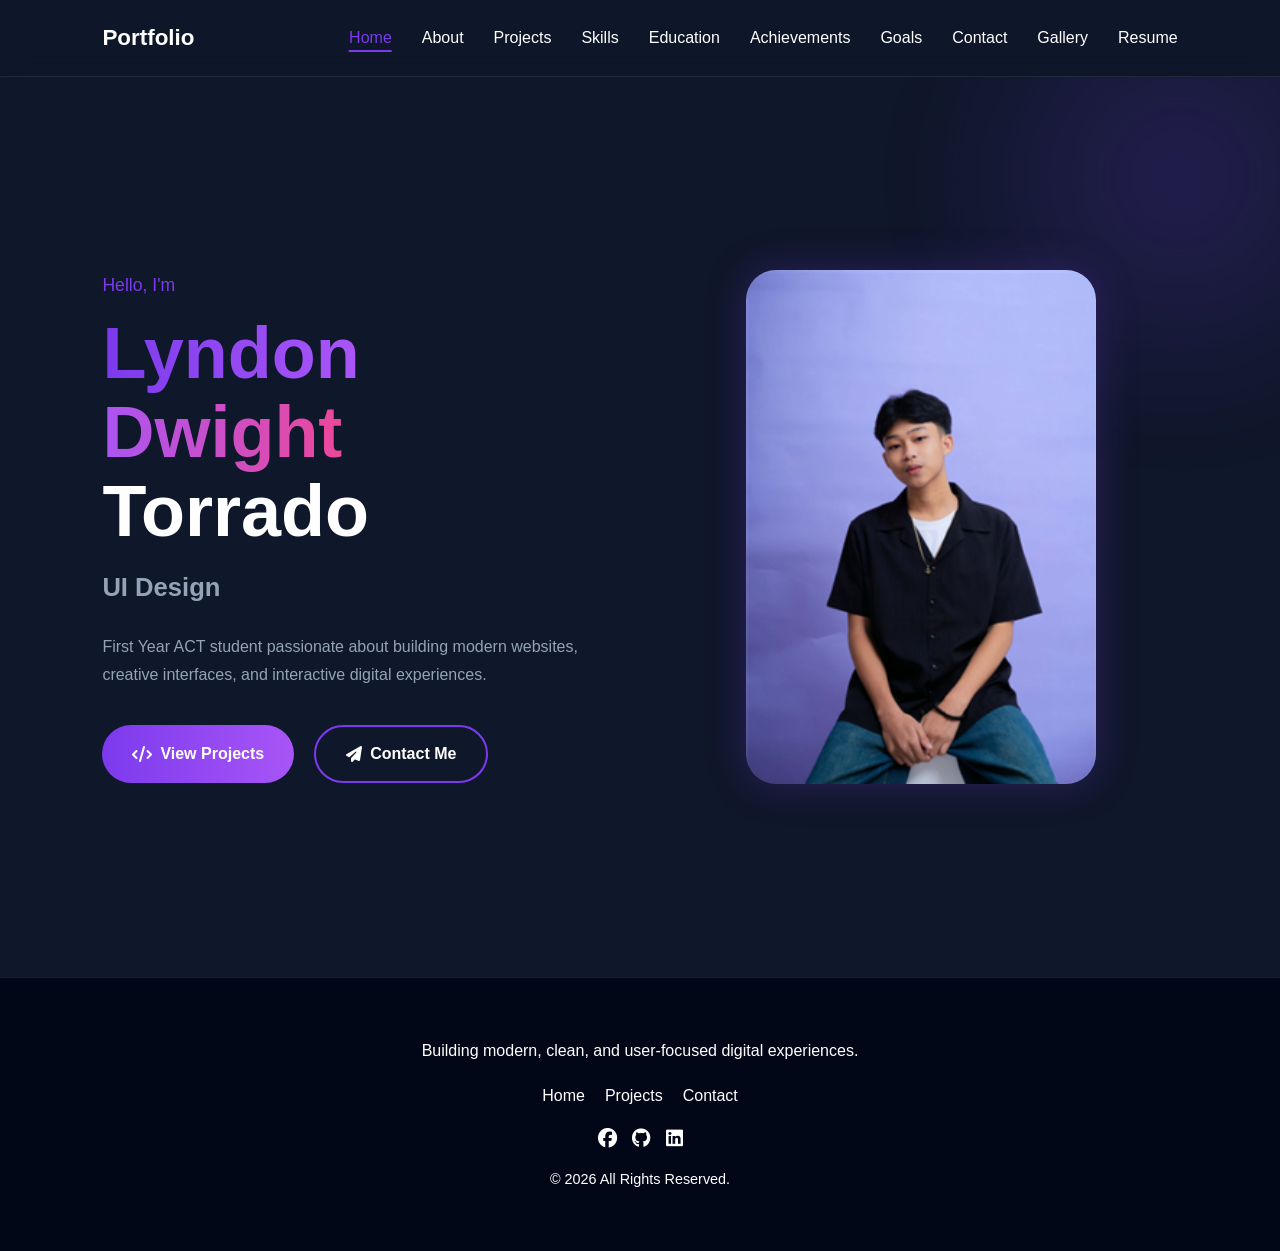
<file: index.html>
<!DOCTYPE html>
<html lang="en">
<head>
  <meta charset="UTF-8">
  <meta name="viewport" content="width=device-width, initial-scale=1.0">
  <title>Home | Portfolio</title>

  <link rel="stylesheet" href="css/index.css">
  <link rel="stylesheet" href="css/footer.css">
  <link rel="stylesheet" href="css/navbar.css">
  <link rel="stylesheet" href="css/main.css">

  <link rel="stylesheet" href="https://cdnjs.cloudflare.com/ajax/libs/font-awesome/6.5.0/css/all.min.css">
</head>

<body>

<!-- NAVBAR -->
<nav class="navbar">
    <div class="nav-logo">
        <a href="index.html">Portfolio</a>
    </div>

    <ul class="nav-menu">
        <li><a href="index.html" class="nav-link active">Home</a></li>
        <li><a href="about.html">About</a></li>
        <li><a href="projects.html">Projects</a></li>
        <li><a href="skills.html">Skills</a></li>
        <li><a href="education.html">Education</a></li>
        <li><a href="achievements.html">Achievements</a></li>
        <li><a href="goals.html">Goals</a></li>
        <li><a href="contact.html">Contact</a></li>
        <li><a href="gallery.html">Gallery</a></li>
        <li><a href="resume.html">Resume</a></li>
    </ul>

    <div class="menu-toggle">
        <i class="fa-solid fa-bars"></i>
    </div>
</nav>

<!-- HERO -->
<section class="hero">

    <!-- BACKGROUND GLOW -->
    <div class="hero-bg"></div>

    <!-- LEFT -->
    <div class="hero-content">

        <p class="hero-greeting">Hello, I'm</p>

        <h1>
            <span>Lyndon Dwight</span><br>
            Torrado
        </h1>

        <h2 id="typing-text" data-words="Frontend Developer|UI Designer|Student Developer"></h2>

        <p class="hero-description">
            First Year ACT student passionate about building modern websites,
            creative interfaces, and interactive digital experiences.
        </p>

        <div class="hero-buttons">

            <a href="projects.html" class="btn primary-btn">
                <i class="fa-solid fa-code"></i>
                View Projects
            </a>

            <a href="contact.html" class="btn secondary-btn">
                <i class="fa-solid fa-paper-plane"></i>
                Contact Me
            </a>

        </div>

    </div>

    <!-- RIGHT -->
    <div class="hero-image">
        <img src="images/profile.png" alt="Lyndon">
    </div>

</section>

<!-- FOOTER -->
<footer class="footer">

    <div class="footer-content">

        <p>Building modern, clean, and user-focused digital experiences.</p>

        <div class="footer-links">
            <a href="index.html">Home</a>
            <a href="projects.html">Projects</a>
            <a href="contact.html">Contact</a>
        </div>

        <div class="footer-social">
            <i class="fa-brands fa-facebook"></i>
            <i class="fa-brands fa-github"></i>
            <i class="fa-brands fa-linkedin"></i>
        </div>

        <p class="copyright">© 2026 All Rights Reserved.</p>

    </div>

</footer>

<script src="js/typing.js"></script>
<script src="js/navbar.js"></script>

</body>
</html>
</file>
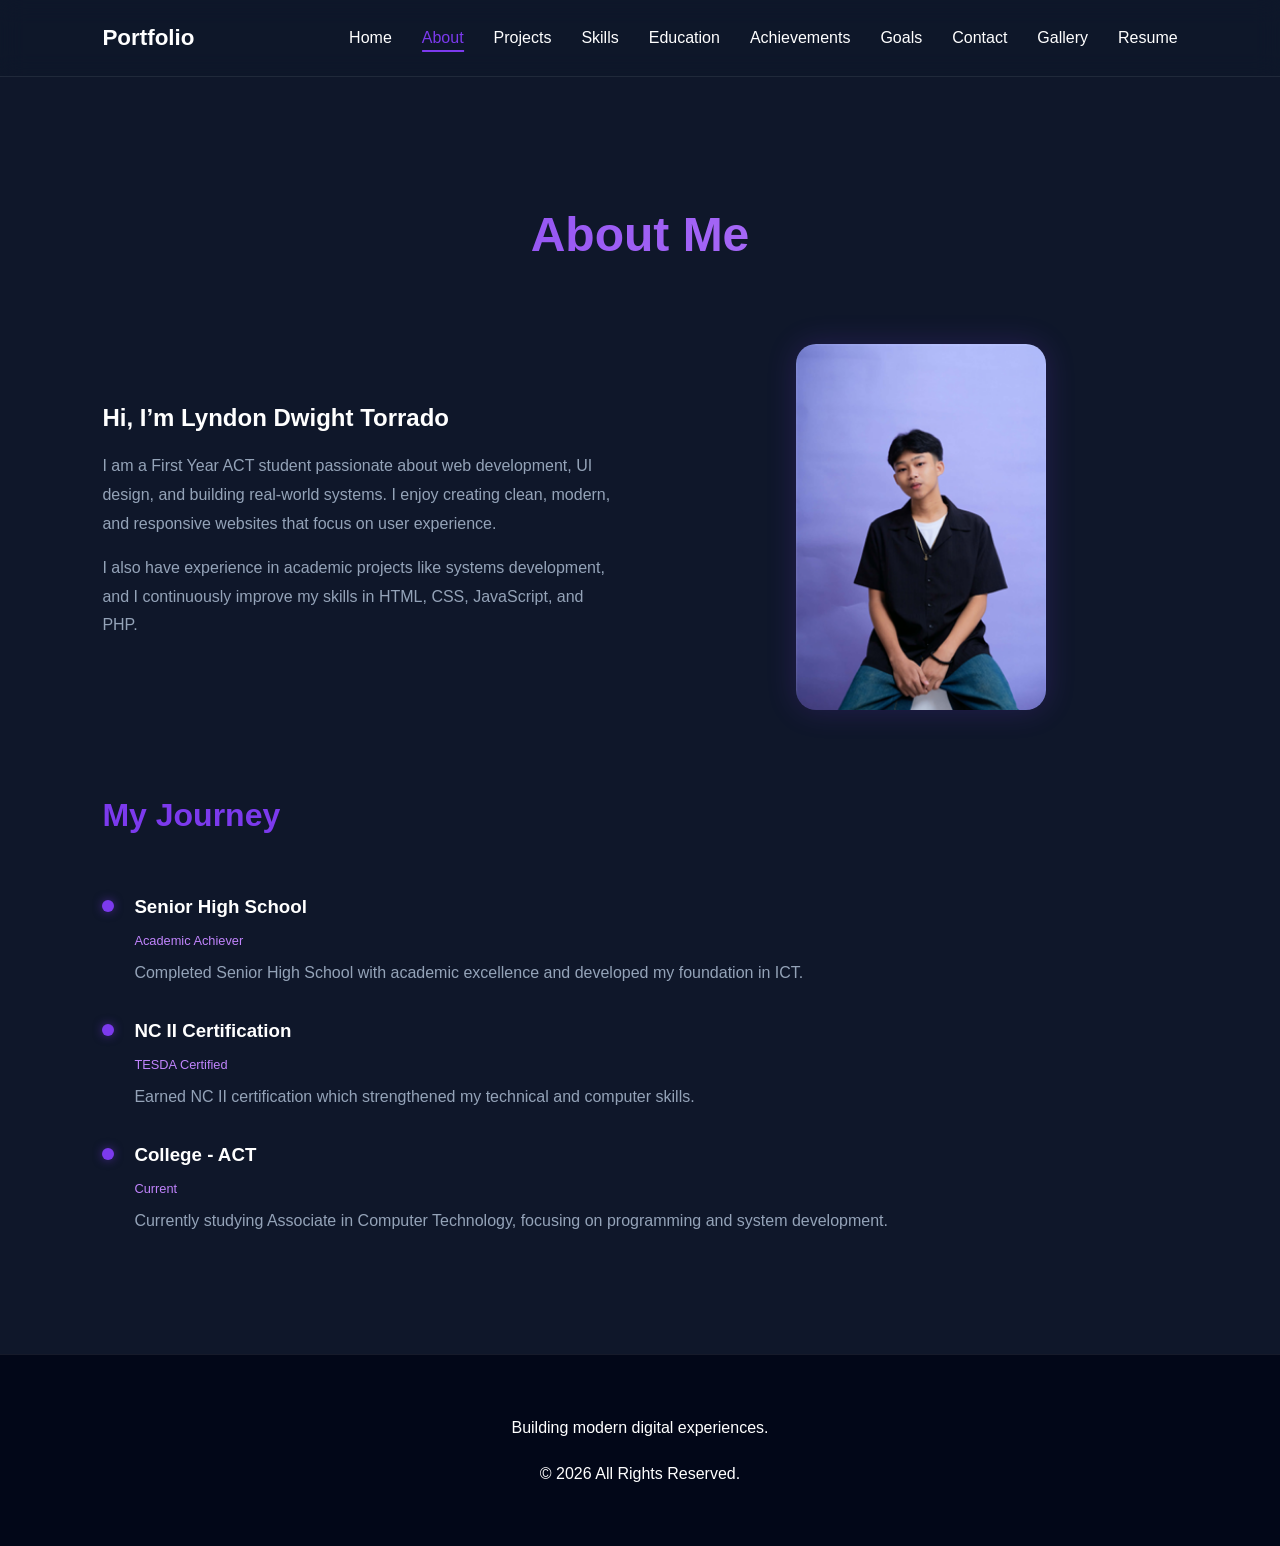
<file: about.html>
<!DOCTYPE html>
<html lang="en">
<head>
    <meta charset="UTF-8">
    <meta name="viewport" content="width=device-width, initial-scale=1.0">
    <title>About | Portfolio</title>

    <link rel="stylesheet" href="css/about.css">
    <link rel="stylesheet" href="css/navbar.css">
    <link rel="stylesheet" href="css/footer.css">
    <link rel="stylesheet" href="css/main.css">

    <link rel="stylesheet" href="https://cdnjs.cloudflare.com/ajax/libs/font-awesome/6.5.0/css/all.min.css">
</head>

<body>

<!-- NAVBAR -->
<nav class="navbar">
    <div class="nav-logo">
        <a href="index.html">Portfolio</a>
    </div>

    <ul class="nav-menu">
        <li><a href="index.html">Home</a></li>
        <li><a href="about.html" class="nav-link active">About</a></li>
        <li><a href="projects.html">Projects</a></li>
        <li><a href="skills.html">Skills</a></li>
        <li><a href="education.html">Education</a></li>
        <li><a href="achievements.html">Achievements</a></li>
        <li><a href="goals.html">Goals</a></li>
        <li><a href="contact.html">Contact</a></li>
        <li><a href="gallery.html">Gallery</a></li>
        <li><a href="resume.html">Resume</a></li>
    </ul>

    <div class="menu-toggle">
        <i class="fa-solid fa-bars"></i>
    </div>
</nav>

<!-- ABOUT -->
<section class="about">

    <h1 class="section-title">About Me</h1>

    <!-- INTRO -->
    <div class="about-intro">

        <div class="about-text">

            <h2>Hi, I’m Lyndon Dwight Torrado</h2>

            <p>
                I am a First Year ACT student passionate about web development,
                UI design, and building real-world systems. I enjoy creating
                clean, modern, and responsive websites that focus on user experience.
            </p>

            <p>
                I also have experience in academic projects like systems development,
                and I continuously improve my skills in HTML, CSS, JavaScript, and PHP.
            </p>

        </div>

        <div class="about-image">
            <img src="images/profile.png" alt="Profile">
        </div>

    </div>

    <!-- JOURNEY -->
    <div class="timeline">

        <h2 class="sub-title">My Journey</h2>

        <div class="timeline-item">

            <div class="dot"></div>

            <div class="content">

                <h3>Senior High School</h3>
                <span>Academic Achiever</span>

                <p>
                    Completed Senior High School with academic excellence
                    and developed my foundation in ICT.
                </p>

            </div>

        </div>

        <div class="timeline-item">

            <div class="dot"></div>

            <div class="content">

                <h3>NC II Certification</h3>
                <span>TESDA Certified</span>

                <p>
                    Earned NC II certification which strengthened my technical and computer skills.
                </p>

            </div>

        </div>

        <div class="timeline-item">

            <div class="dot"></div>

            <div class="content">

                <h3>College - ACT</h3>
                <span>Current</span>

                <p>
                    Currently studying Associate in Computer Technology,
                    focusing on programming and system development.
                </p>

            </div>

        </div>

    </div>

</section>

<!-- FOOTER -->
<footer class="footer">
    <div class="footer-content">
        <p>Building modern digital experiences.</p>
        <p>© 2026 All Rights Reserved.</p>
    </div>
</footer>

<script src="js/navbar.js"></script>

</body>
</html>
</file>
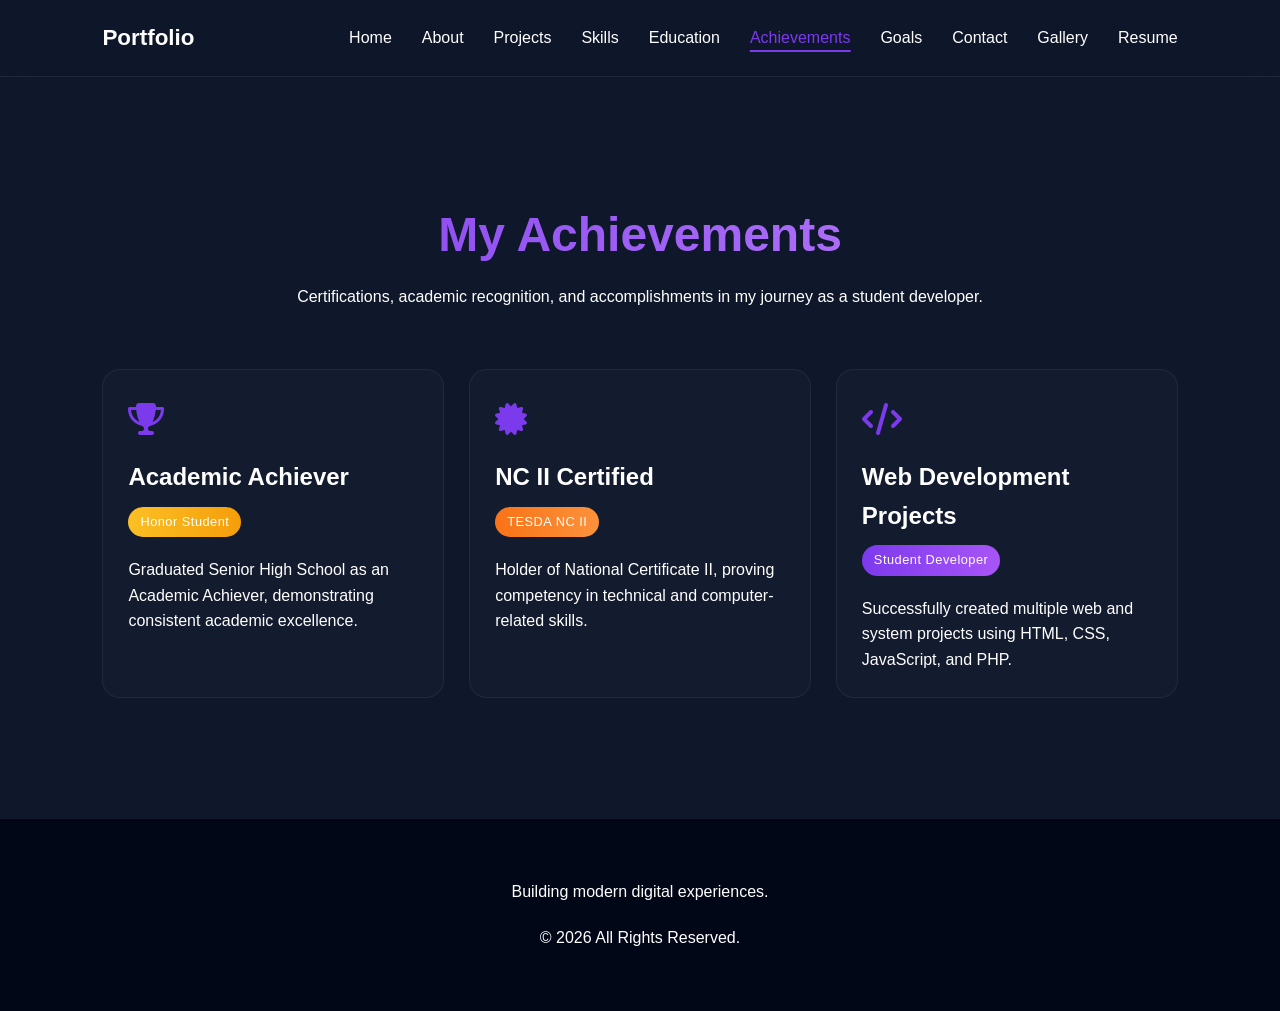
<file: achievements.html>
<!DOCTYPE html>
<html lang="en">
<head>
    <meta charset="UTF-8">
    <meta name="viewport" content="width=device-width, initial-scale=1.0">
    <title>Achievements | Portfolio</title>

    <link rel="stylesheet" href="css/achievements.css">
    <link rel="stylesheet" href="css/navbar.css">
    <link rel="stylesheet" href="css/footer.css">
    <link rel="stylesheet" href="css/main.css">

    <link rel="stylesheet" href="https://cdnjs.cloudflare.com/ajax/libs/font-awesome/6.5.0/css/all.min.css">
</head>

<body>

    <nav class="navbar">
        <div class="nav-logo">
            <a href="index.html">
                Portfolio
            </a>
        </div>

        <ul class="nav-menu">
            <li><a href="index.html">Home</a></li>
            <li><a href="about.html">About</a></li>
            <li><a href="projects.html">Projects</a></li>
            <li><a href="skills.html">Skills</a></li>
            <li><a href="education.html">Education</a></li>
            <li><a href="achievements.html" class="nav-link active">Achievements</a></li>
            <li><a href="goals.html">Goals</a></li>
            <li><a href="contact.html">Contact</a></li>
            <li><a href="gallery.html">Gallery</a></li>
            <li><a href="resume.html">Resume</a></li>
        </ul>

        <div class="menu-toggle">
            <i class="fa-solid fa-bars"></i>
        </div>
    </nav>

<!-- ACHIEVEMENTS -->
<section class="achievements">

    <h1 class="section-title">My Achievements</h1>

    <p class="section-subtitle">
        Certifications, academic recognition, and accomplishments in my journey as a student developer.
    </p>

    <div class="achievements-container">

        <!-- CARD 1 -->
        <div class="achieve-card">

            <div class="icon">
                <i class="fa-solid fa-trophy"></i>
            </div>

            <h2>Academic Achiever</h2>

            <span class="badge gold">Honor Student</span>

            <p>
                Graduated Senior High School as an Academic Achiever, demonstrating consistent academic excellence.
            </p>

        </div>

        <!-- CARD 2 -->
        <div class="achieve-card">

            <div class="icon">
                <i class="fa-solid fa-certificate"></i>
            </div>

            <h2>NC II Certified</h2>

            <span class="badge orange">TESDA NC II</span>

            <p>
                Holder of National Certificate II, proving competency in technical and computer-related skills.
            </p>

        </div>

        <!-- CARD 3 -->
        <div class="achieve-card">

            <div class="icon">
                <i class="fa-solid fa-code"></i>
            </div>

            <h2>Web Development Projects</h2>

            <span class="badge purple">Student Developer</span>

            <p>
                Successfully created multiple web and system projects using HTML, CSS, JavaScript, and PHP.
            </p>

        </div>

    </div>

</section>

<!-- FOOTER -->
<footer class="footer">
    <div class="footer-content">
        <p>Building modern digital experiences.</p>
        <p>© 2026 All Rights Reserved.</p>
    </div>
</footer>

<script src="js/navbar.js"></script>

</body>
</html>
</file>
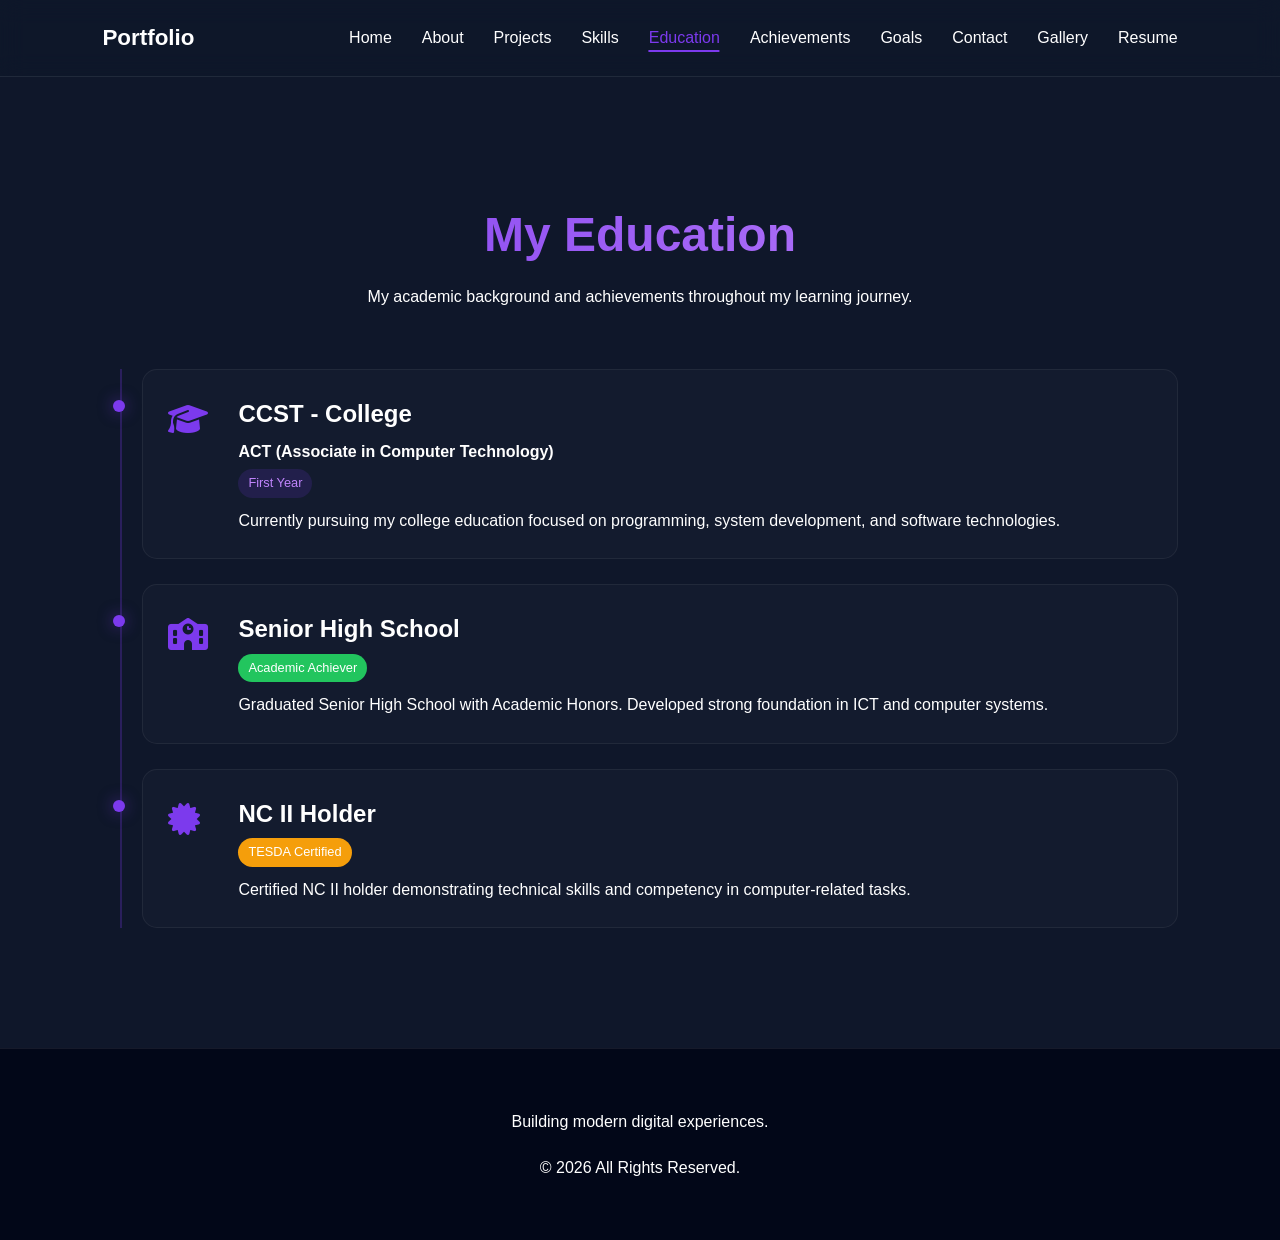
<file: education.html>
<!DOCTYPE html>
<html lang="en">
<head>
    <meta charset="UTF-8">
    <meta name="viewport" content="width=device-width, initial-scale=1.0">
    <title>Education | Portfolio</title>

    <link rel="stylesheet" href="css/education.css">
    <link rel="stylesheet" href="css/navbar.css">
    <link rel="stylesheet" href="css/footer.css">
    <link rel="stylesheet" href="css/main.css">

    <link rel="stylesheet" href="https://cdnjs.cloudflare.com/ajax/libs/font-awesome/6.5.0/css/all.min.css">
</head>

<body>

    <nav class="navbar">
        <div class="nav-logo">
            <a href="index.html">
                Portfolio
            </a>
        </div>

        <ul class="nav-menu">
            <li><a href="index.html">Home</a></li>
            <li><a href="about.html">About</a></li>
            <li><a href="projects.html">Projects</a></li>
            <li><a href="skills.html">Skills</a></li>
            <li><a href="education.html" class="nav-link active">Education</a></li>
            <li><a href="achievements.html">Achievements</a></li>
            <li><a href="goals.html">Goals</a></li>
            <li><a href="contact.html">Contact</a></li>
            <li><a href="gallery.html">Gallery</a></li>
            <li><a href="resume.html">Resume</a></li>
        </ul>

        <div class="menu-toggle">
            <i class="fa-solid fa-bars"></i>
        </div>
    </nav>

<!-- EDUCATION SECTION -->
<section class="education">

    <h1 class="section-title">My Education</h1>

    <p class="section-subtitle">
        My academic background and achievements throughout my learning journey.
    </p>

    <div class="edu-container">

        <!-- COLLEGE -->
        <div class="edu-card">

            <div class="edu-icon">
                <i class="fa-solid fa-graduation-cap"></i>
            </div>

            <div class="edu-content">

                <h2>CCST - College</h2>
                <h4>ACT (Associate in Computer Technology)</h4>

                <span class="year">First Year</span>

                <p>
                    Currently pursuing my college education focused on programming, system development,
                    and software technologies.
                </p>

            </div>

        </div>

        <!-- SENIOR HIGH -->
        <div class="edu-card">

            <div class="edu-icon">
                <i class="fa-solid fa-school"></i>
            </div>

            <div class="edu-content">

                <h2>Senior High School</h2>

                <span class="badge">Academic Achiever</span>

                <p>
                    Graduated Senior High School with Academic Honors.
                    Developed strong foundation in ICT and computer systems.
                </p>

            </div>

        </div>

        <!-- CERTIFICATE -->
        <div class="edu-card">

            <div class="edu-icon">
                <i class="fa-solid fa-certificate"></i>
            </div>

            <div class="edu-content">

                <h2>NC II Holder</h2>

                <span class="badge cert">TESDA Certified</span>

                <p>
                    Certified NC II holder demonstrating technical skills and competency in computer-related tasks.
                </p>

            </div>

        </div>

    </div>

</section>

<!-- FOOTER -->
<footer class="footer">
    <div class="footer-content">
        <p>Building modern digital experiences.</p>
        <p>© 2026 All Rights Reserved.</p>
    </div>
</footer>

<script src="js/navbar.js"></script>

</body>
</html>
</file>
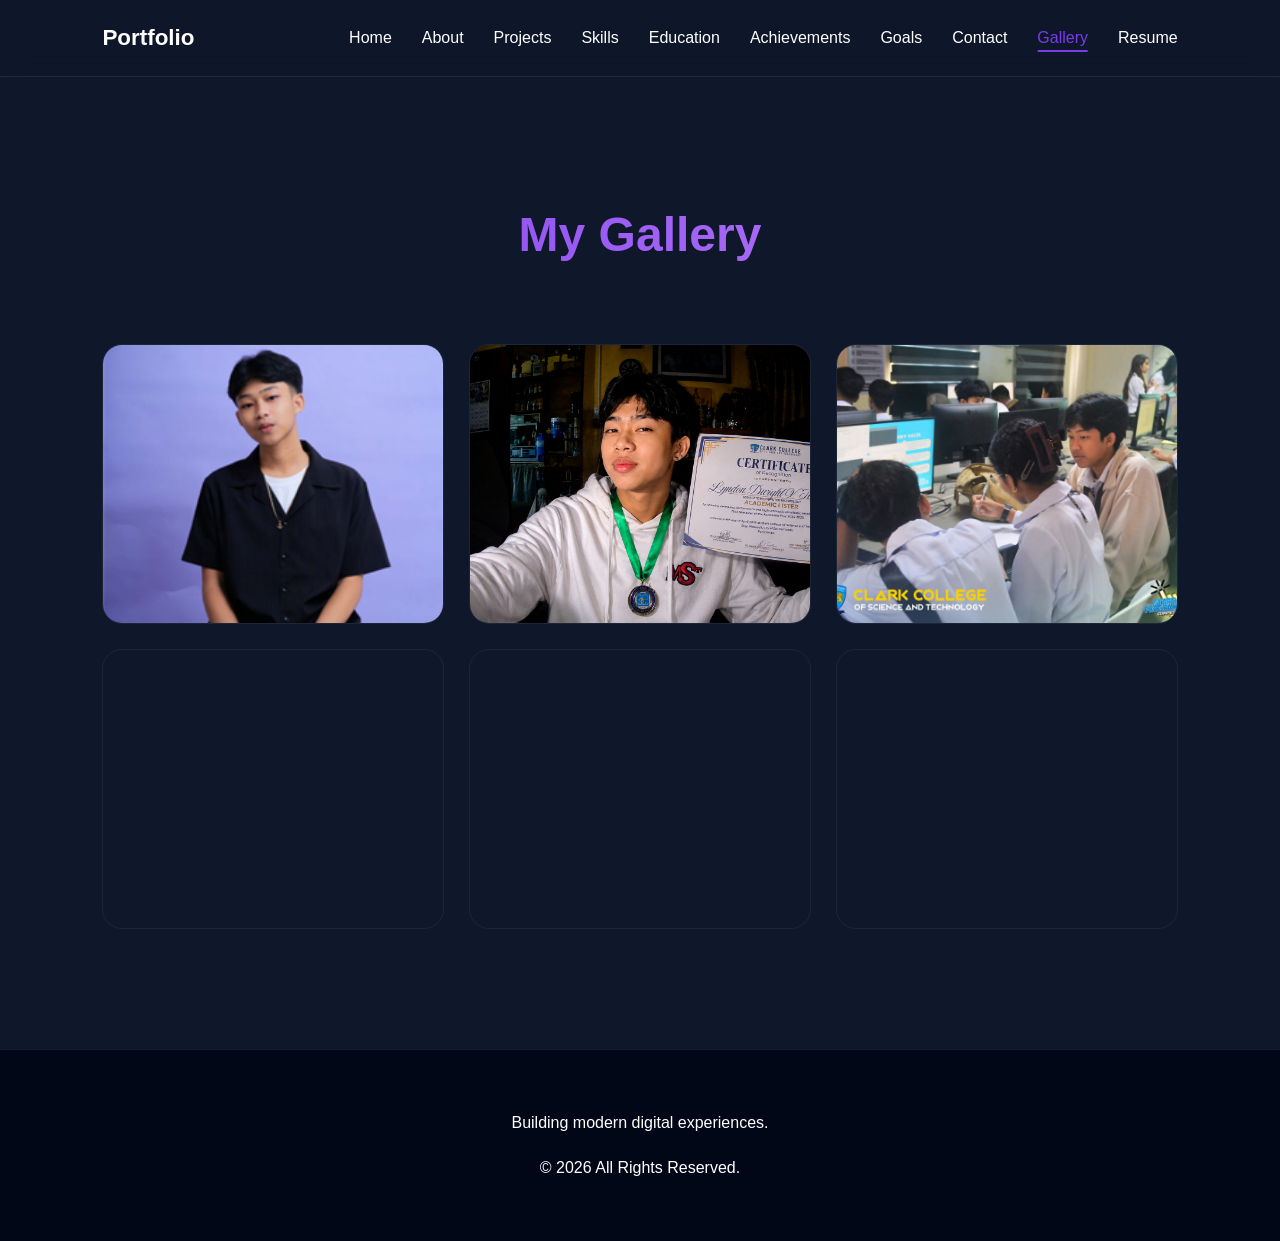
<file: gallery.html>
<!DOCTYPE html>
<html lang="en">
<head>

    <meta charset="UTF-8">

    <meta name="viewport"
    content="width=device-width, initial-scale=1.0">

    <title>Gallery | Portfolio</title>

    <link rel="stylesheet"
    href="css/gallery.css">

    <link rel="stylesheet"
    href="css/navbar.css">

    <link rel="stylesheet"
    href="css/footer.css">

    <link rel="stylesheet"
    href="css/main.css">

    <link rel="stylesheet"
    href="https://cdnjs.cloudflare.com/ajax/libs/font-awesome/6.5.0/css/all.min.css">

</head>

<body>


    <nav class="navbar">
        <div class="nav-logo">
            <a href="index.html">
                Portfolio
            </a>
        </div>

        <ul class="nav-menu">
            <li><a href="index.html">Home</a></li>
            <li><a href="about.html">About</a></li>
            <li><a href="projects.html">Projects</a></li>
            <li><a href="skills.html">Skills</a></li>
            <li><a href="education.html">Education</a></li>
            <li><a href="achievements.html">Achievements</a></li>
            <li><a href="goals.html">Goals</a></li>
            <li><a href="contact.html">Contact</a></li>
            <li><a href="gallery.html" class="nav-link active">Gallery</a></li>
            <li><a href="resume.html">Resume</a></li>
        </ul>

        <div class="menu-toggle">
            <i class="fa-solid fa-bars"></i>
        </div>
    </nav>


    <!-- GALLERY -->
    <section class="gallery">

        <h1 class="section-title">

            My Gallery

        </h1>


        <div class="gallery-container">


            <!-- 1 -->
            <div class="gallery-card">

                <img src="images/profile.png"
                alt="Gallery">

                <div class="gallery-overlay">

                    <h3>Personal Portrait</h3>

                    <p>
                        Representing confidence,
                        identity, and growth.
                    </p>

                </div>

            </div>


            <!-- 2 -->
            <div class="gallery-card">

                <img src="images/achievement.png"
                alt="Gallery">

                <div class="gallery-overlay">

                    <h3>Achievements</h3>

                    <p>
                        Celebrating milestones
                        and certificates.
                    </p>

                </div>

            </div>



            <!-- 3 -->
            <div class="gallery-card">

                <img src="images/gallery3.png"
                alt="Gallery">

                <div class="gallery-overlay">

                    <h3>School Activity</h3>

                    <p>
                        Participating in academic
                        and social activities.
                    </p>

                </div>

            </div>


            <!-- 4 -->
            <div class="gallery-card">

            <video
                autoplay
                muted
                loop
                playsinline>

                <source src="images/design.mp4"
                type="video/mp4">

            </video>

                <div class="gallery-overlay">

                    <h3>Design Work</h3>

                    <p>
                        Exploring creativity
                        through design.
                    </p>

                </div>

            </div>


            <!-- 5 -->
            <div class="gallery-card">

    <video
        autoplay
        muted
        loop
        playsinline>

        <source src="images/hobby.mp4"
        type="video/mp4">

    </video>

                <div class="gallery-overlay">

                    <h3>Hobby</h3>

                    <p>
                        One of my favorite
                        ways to relax and think.
                    </p>

                </div>

            </div>


<!-- 6 VIDEO -->
<div class="gallery-card">

    <video
        autoplay
        muted
        loop
        playsinline>

        <source src="images/learning.mp4"
        type="video/mp4">

    </video>

    <div class="gallery-overlay">

        <h3>Tech Journey</h3>

        <p>
            Learning, building,
            and improving every day.
        </p>

    </div>

</div>

        </div>

    </section>


    <!-- FOOTER -->
    <footer class="footer">

        <div class="footer-content">

            <p>

                Building modern digital experiences.

            </p>

            <p>

                © 2026 All Rights Reserved.

            </p>

        </div>

    </footer>


    <script src="js/navbar.js"></script>

</body>
</html>
</file>
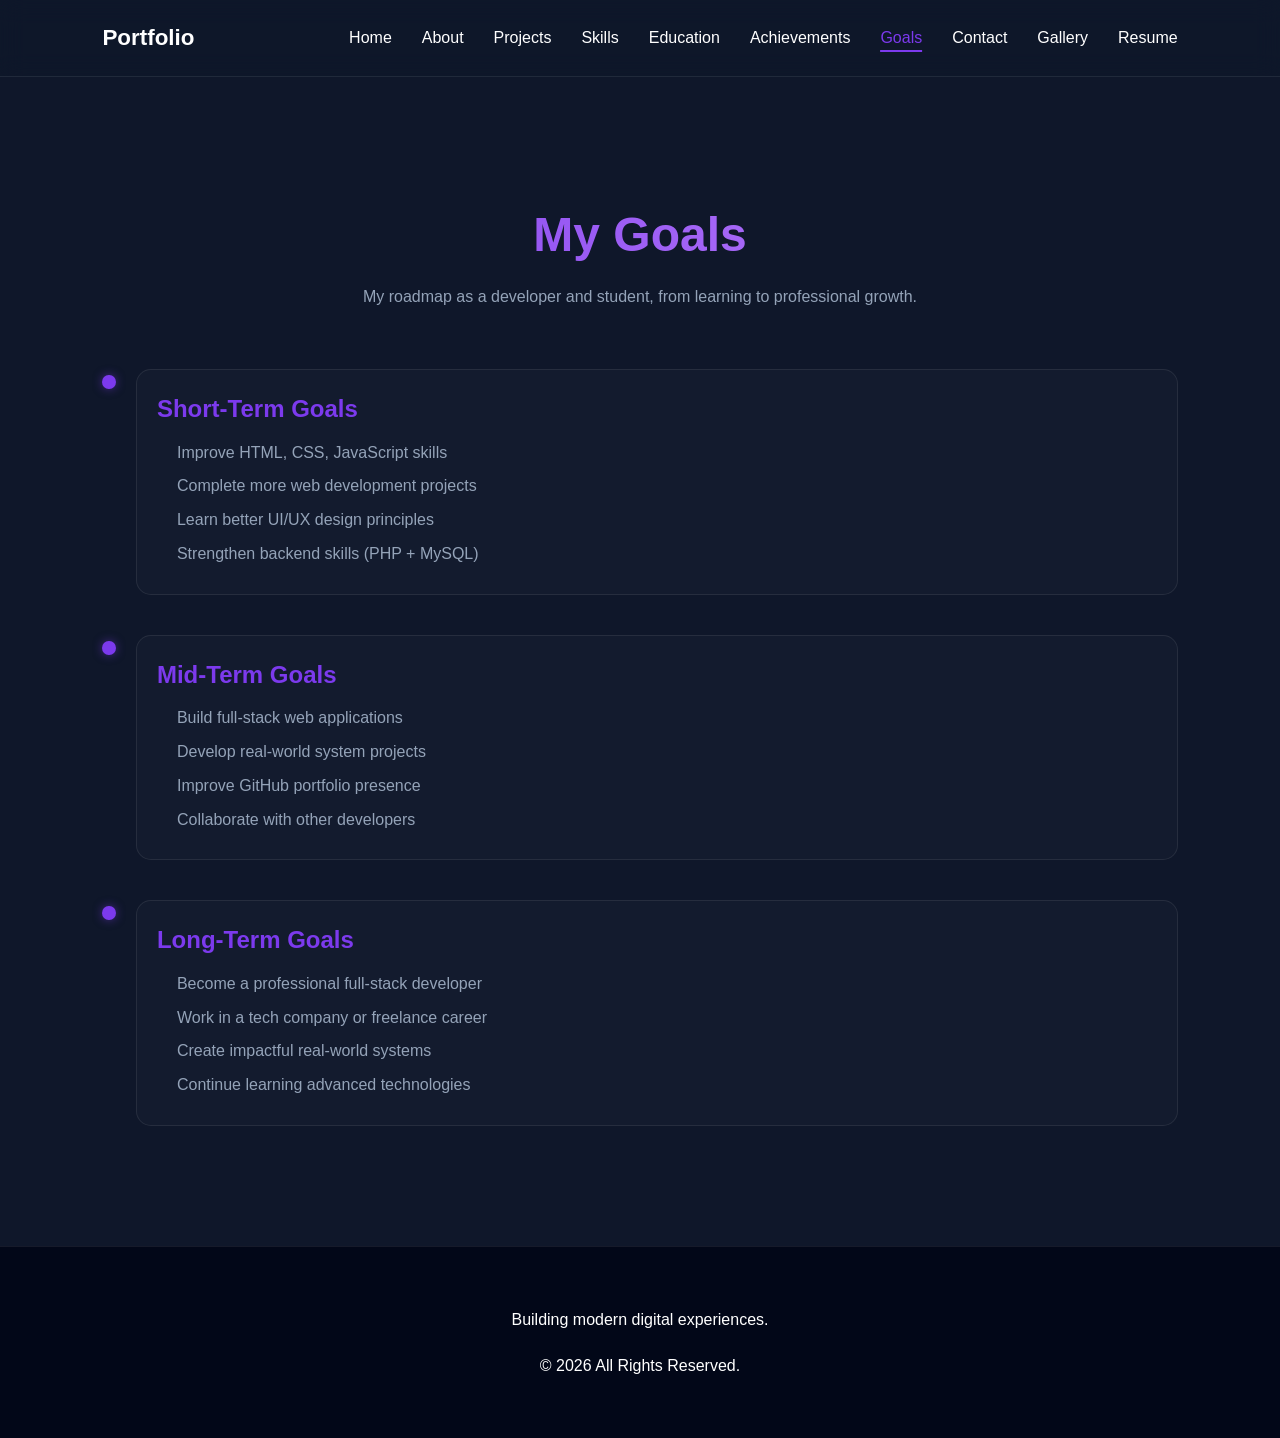
<file: goals.html>
<!DOCTYPE html>
<html lang="en">
<head>
    <meta charset="UTF-8">
    <meta name="viewport" content="width=device-width, initial-scale=1.0">
    <title>Goals | Portfolio</title>

    <link rel="stylesheet" href="css/goals.css">
    <link rel="stylesheet" href="css/navbar.css">
    <link rel="stylesheet" href="css/footer.css">
    <link rel="stylesheet" href="css/main.css">

    <link rel="stylesheet" href="https://cdnjs.cloudflare.com/ajax/libs/font-awesome/6.5.0/css/all.min.css">
</head>

<body>

<!-- NAVBAR -->
<nav class="navbar">
    <div class="nav-logo">
        <a href="index.html">Portfolio</a>
    </div>

    <ul class="nav-menu">
        <li><a href="index.html">Home</a></li>
        <li><a href="about.html">About</a></li>
        <li><a href="projects.html">Projects</a></li>
        <li><a href="skills.html">Skills</a></li>
        <li><a href="education.html">Education</a></li>
        <li><a href="achievements.html">Achievements</a></li>
        <li><a href="goals.html" class="nav-link active">Goals</a></li>
        <li><a href="contact.html">Contact</a></li>
        <li><a href="gallery.html">Gallery</a></li>
        <li><a href="resume.html">Resume</a></li>
    </ul>

    <div class="menu-toggle">
        <i class="fa-solid fa-bars"></i>
    </div>
</nav>

<!-- GOALS -->
<section class="goals">

    <h1 class="section-title">My Goals</h1>

    <p class="subtitle">
        My roadmap as a developer and student, from learning to professional growth.
    </p>

    <div class="timeline">

        <!-- SHORT TERM -->
        <div class="goal-item">

            <div class="dot"></div>

            <div class="content">

                <h2>Short-Term Goals</h2>

                <ul>
                    <li>Improve HTML, CSS, JavaScript skills</li>
                    <li>Complete more web development projects</li>
                    <li>Learn better UI/UX design principles</li>
                    <li>Strengthen backend skills (PHP + MySQL)</li>
                </ul>

            </div>

        </div>

        <!-- MID TERM -->
        <div class="goal-item">

            <div class="dot"></div>

            <div class="content">

                <h2>Mid-Term Goals</h2>

                <ul>
                    <li>Build full-stack web applications</li>
                    <li>Develop real-world system projects</li>
                    <li>Improve GitHub portfolio presence</li>
                    <li>Collaborate with other developers</li>
                </ul>

            </div>

        </div>

        <!-- LONG TERM -->
        <div class="goal-item">

            <div class="dot"></div>

            <div class="content">

                <h2>Long-Term Goals</h2>

                <ul>
                    <li>Become a professional full-stack developer</li>
                    <li>Work in a tech company or freelance career</li>
                    <li>Create impactful real-world systems</li>
                    <li>Continue learning advanced technologies</li>
                </ul>

            </div>

        </div>

    </div>

</section>

<!-- FOOTER -->
<footer class="footer">
    <div class="footer-content">
        <p>Building modern digital experiences.</p>
        <p>© 2026 All Rights Reserved.</p>
    </div>
</footer>

<script src="js/navbar.js"></script>

</body>
</html>
</file>
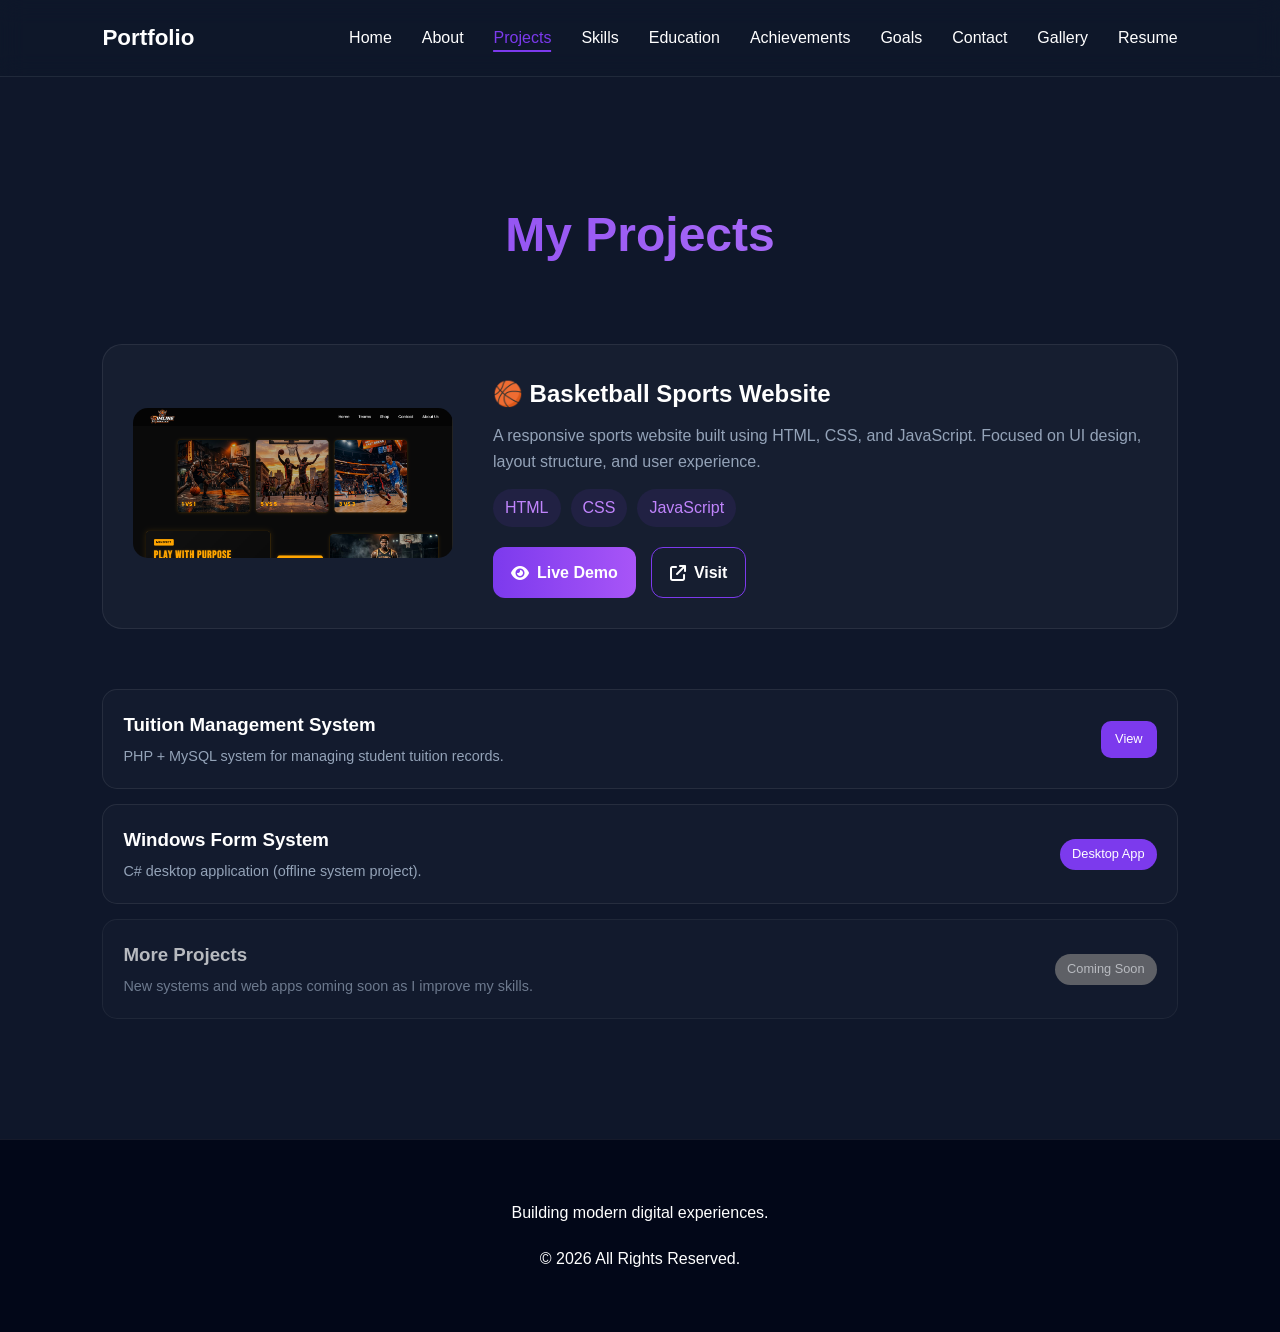
<file: projects.html>
<!DOCTYPE html>
<html lang="en">
<head>
    <meta charset="UTF-8">
    <meta name="viewport" content="width=device-width, initial-scale=1.0">
    <title>Projects | Portfolio</title>

    <link rel="stylesheet" href="css/projects.css">
    <link rel="stylesheet" href="css/navbar.css">
    <link rel="stylesheet" href="css/footer.css">
    <link rel="stylesheet" href="css/main.css">

    <link rel="stylesheet" href="https://cdnjs.cloudflare.com/ajax/libs/font-awesome/6.5.0/css/all.min.css">
</head>

<body>

<!-- NAVBAR -->
<nav class="navbar">
    <div class="nav-logo">
        <a href="index.html">Portfolio</a>
    </div>

    <ul class="nav-menu">
        <li><a href="index.html">Home</a></li>
        <li><a href="about.html">About</a></li>
        <li><a href="projects.html" class="nav-link active">Projects</a></li>
        <li><a href="skills.html">Skills</a></li>
        <li><a href="education.html">Education</a></li>
        <li><a href="achievements.html">Achievements</a></li>
        <li><a href="goals.html">Goals</a></li>
        <li><a href="contact.html">Contact</a></li>
        <li><a href="gallery.html">Gallery</a></li>
        <li><a href="resume.html">Resume</a></li>
    </ul>

    <div class="menu-toggle">
        <i class="fa-solid fa-bars"></i>
    </div>
</nav>

<!-- PROJECTS -->
<section class="projects">

    <h1 class="section-title">My Projects</h1>

    <!-- FEATURED -->
    <div class="featured-project">

        <div class="project-image">
            <img src="images/project1.png" alt="Basketball Project">
        </div>

        <div class="featured-content">

            <h2>🏀 Basketball Sports Website</h2>

            <p>
                A responsive sports website built using HTML, CSS, and JavaScript.
                Focused on UI design, layout structure, and user experience.
            </p>

            <div class="tags">
                <span>HTML</span>
                <span>CSS</span>
                <span>JavaScript</span>
            </div>

            <div class="buttons">

                <a href="https://lyndondwighttorrado08052007.github.io/sports_project_final/"
                   target="_blank"
                   class="btn primary">

                    <i class="fa-solid fa-eye"></i>
                    Live Demo
                </a>

                <a href="https://lyndondwighttorrado08052007.github.io/sports_project_final/"
                   target="_blank"
                   class="btn secondary">

                    <i class="fa-solid fa-arrow-up-right-from-square"></i>
                    Visit
                </a>

            </div>

        </div>

    </div>

    <!-- PROJECT LIST -->
    <div class="project-list">

        <div class="project-item">

            <div>
                <h3>Tuition Management System</h3>
                <p>PHP + MySQL system for managing student tuition records.</p>
            </div>

            <a href="https://arnold-nava.42web.io/app/views/client/register.php?i=1"
               target="_blank"
               class="small-btn">

                View

            </a>

        </div>

        <div class="project-item">

            <div>
                <h3>Windows Form System</h3>
                <p>C# desktop application (offline system project).</p>
            </div>

            <span class="status desktop">Desktop App</span>

        </div>

        <div class="project-item coming">

            <div>
                <h3>More Projects</h3>
                <p>New systems and web apps coming soon as I improve my skills.</p>
            </div>

            <span class="status">Coming Soon</span>

        </div>

    </div>

</section>

<!-- FOOTER -->
<footer class="footer">
    <div class="footer-content">
        <p>Building modern digital experiences.</p>
        <p>© 2026 All Rights Reserved.</p>
    </div>
</footer>

<script src="js/navbar.js"></script>

</body>
</html>
</file>
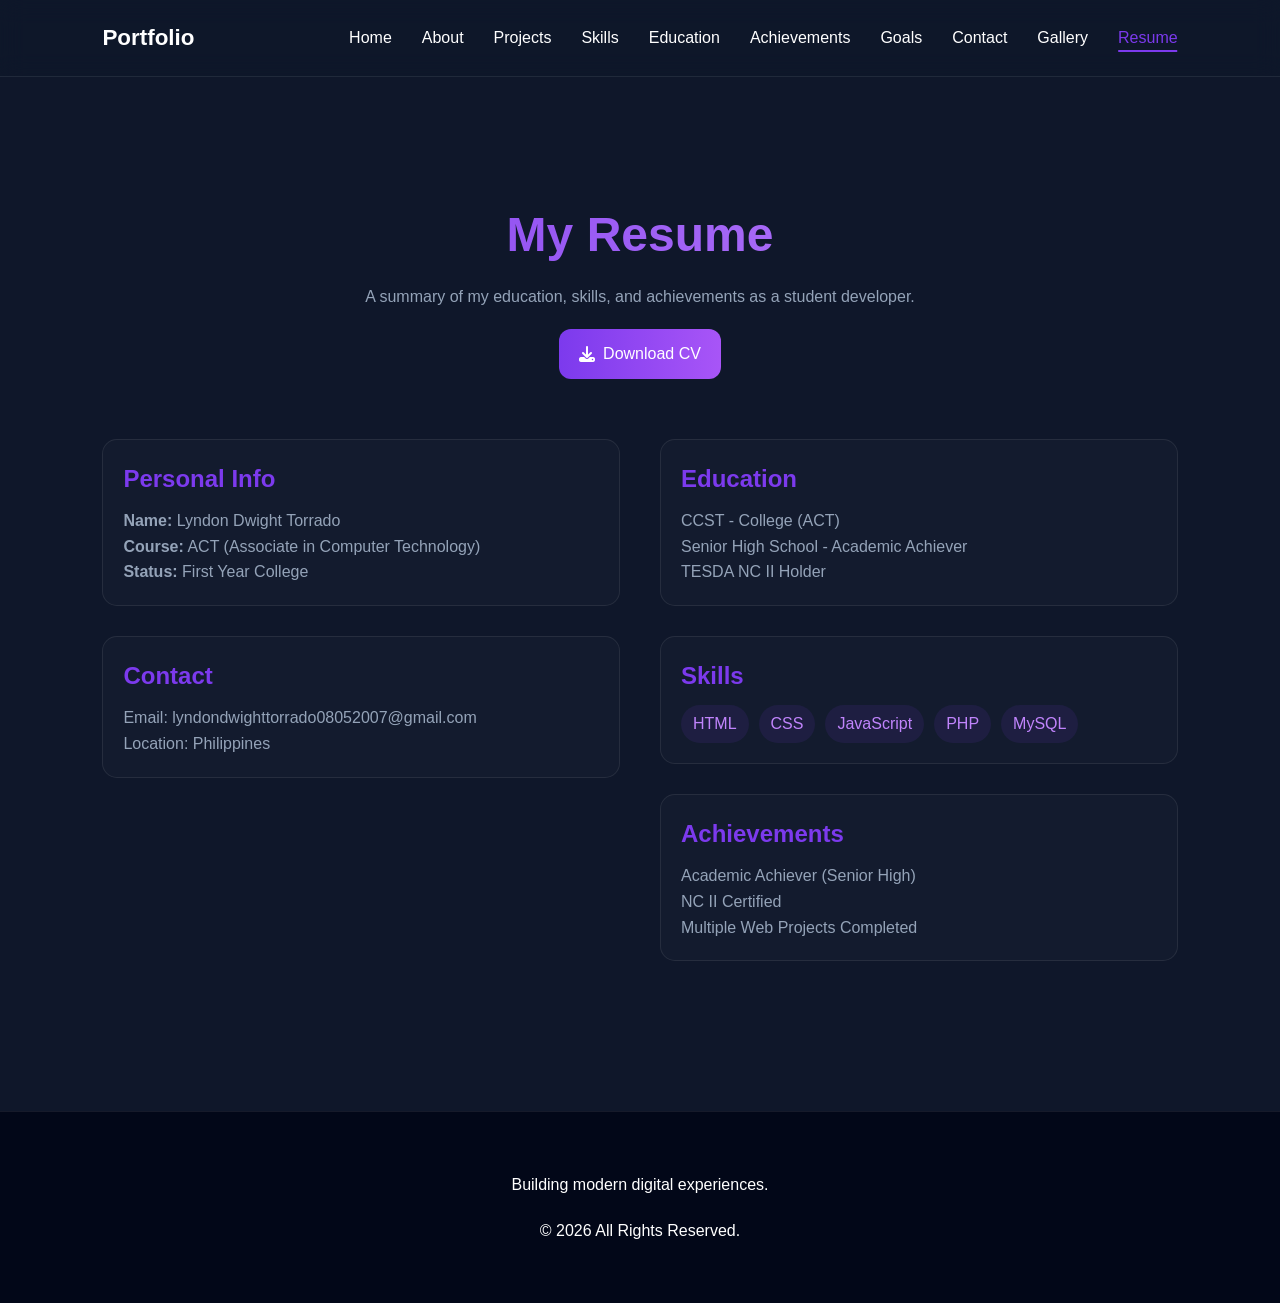
<file: resume.html>
<!DOCTYPE html>
<html lang="en">
<head>
    <meta charset="UTF-8">
    <meta name="viewport" content="width=device-width, initial-scale=1.0">
    <title>Resume | Portfolio</title>

    <link rel="stylesheet" href="css/resume.css">
    <link rel="stylesheet" href="css/navbar.css">
    <link rel="stylesheet" href="css/footer.css">
    <link rel="stylesheet" href="css/main.css">

    <link rel="stylesheet" href="https://cdnjs.cloudflare.com/ajax/libs/font-awesome/6.5.0/css/all.min.css">
</head>

<body>

<!-- NAVBAR -->
<nav class="navbar">
    <div class="nav-logo">
        <a href="index.html">Portfolio</a>
    </div>

    <ul class="nav-menu">
        <li><a href="index.html">Home</a></li>
        <li><a href="about.html">About</a></li>
        <li><a href="projects.html">Projects</a></li>
        <li><a href="skills.html">Skills</a></li>
        <li><a href="education.html">Education</a></li>
        <li><a href="achievements.html">Achievements</a></li>
        <li><a href="goals.html">Goals</a></li>
        <li><a href="contact.html">Contact</a></li>
        <li><a href="gallery.html">Gallery</a></li>
        <li><a href="resume.html" class="nav-link active">Resume</a></li>
    </ul>

    <div class="menu-toggle">
        <i class="fa-solid fa-bars"></i>
    </div>
</nav>

<!-- RESUME -->
<section class="resume">

    <div class="resume-header">

        <h1>My Resume</h1>

        <p>
            A summary of my education, skills, and achievements as a student developer.
        </p>

        <a href="images/resume.png" download class="download-btn">
            <i class="fa-solid fa-download"></i>
            Download CV
        </a>

    </div>

    <div class="resume-container">

        <!-- LEFT -->
        <div class="resume-left">

            <div class="block">

                <h2>Personal Info</h2>

                <p><strong>Name:</strong> Lyndon Dwight Torrado</p>
                <p><strong>Course:</strong> ACT (Associate in Computer Technology)</p>
                <p><strong>Status:</strong> First Year College</p>

            </div>

            <div class="block">

                <h2>Contact</h2>

                <p>Email: lyndondwighttorrado08052007@gmail.com</p>
                <p>Location: Philippines</p>

            </div>

        </div>

        <!-- RIGHT -->
        <div class="resume-right">

            <div class="block">

                <h2>Education</h2>

                <p>CCST - College (ACT)</p>
                <p>Senior High School - Academic Achiever</p>
                <p>TESDA NC II Holder</p>

            </div>

            <div class="block">

                <h2>Skills</h2>

                <div class="tags">

                    <span>HTML</span>
                    <span>CSS</span>
                    <span>JavaScript</span>
                    <span>PHP</span>
                    <span>MySQL</span>

                </div>

            </div>

            <div class="block">

                <h2>Achievements</h2>

                <p>Academic Achiever (Senior High)</p>
                <p>NC II Certified</p>
                <p>Multiple Web Projects Completed</p>

            </div>

        </div>

    </div>

</section>

<!-- FOOTER -->
<footer class="footer">
    <div class="footer-content">
        <p>Building modern digital experiences.</p>
        <p>© 2026 All Rights Reserved.</p>
    </div>
</footer>

<script src="js/navbar.js"></script>

</body>
</html>
</file>
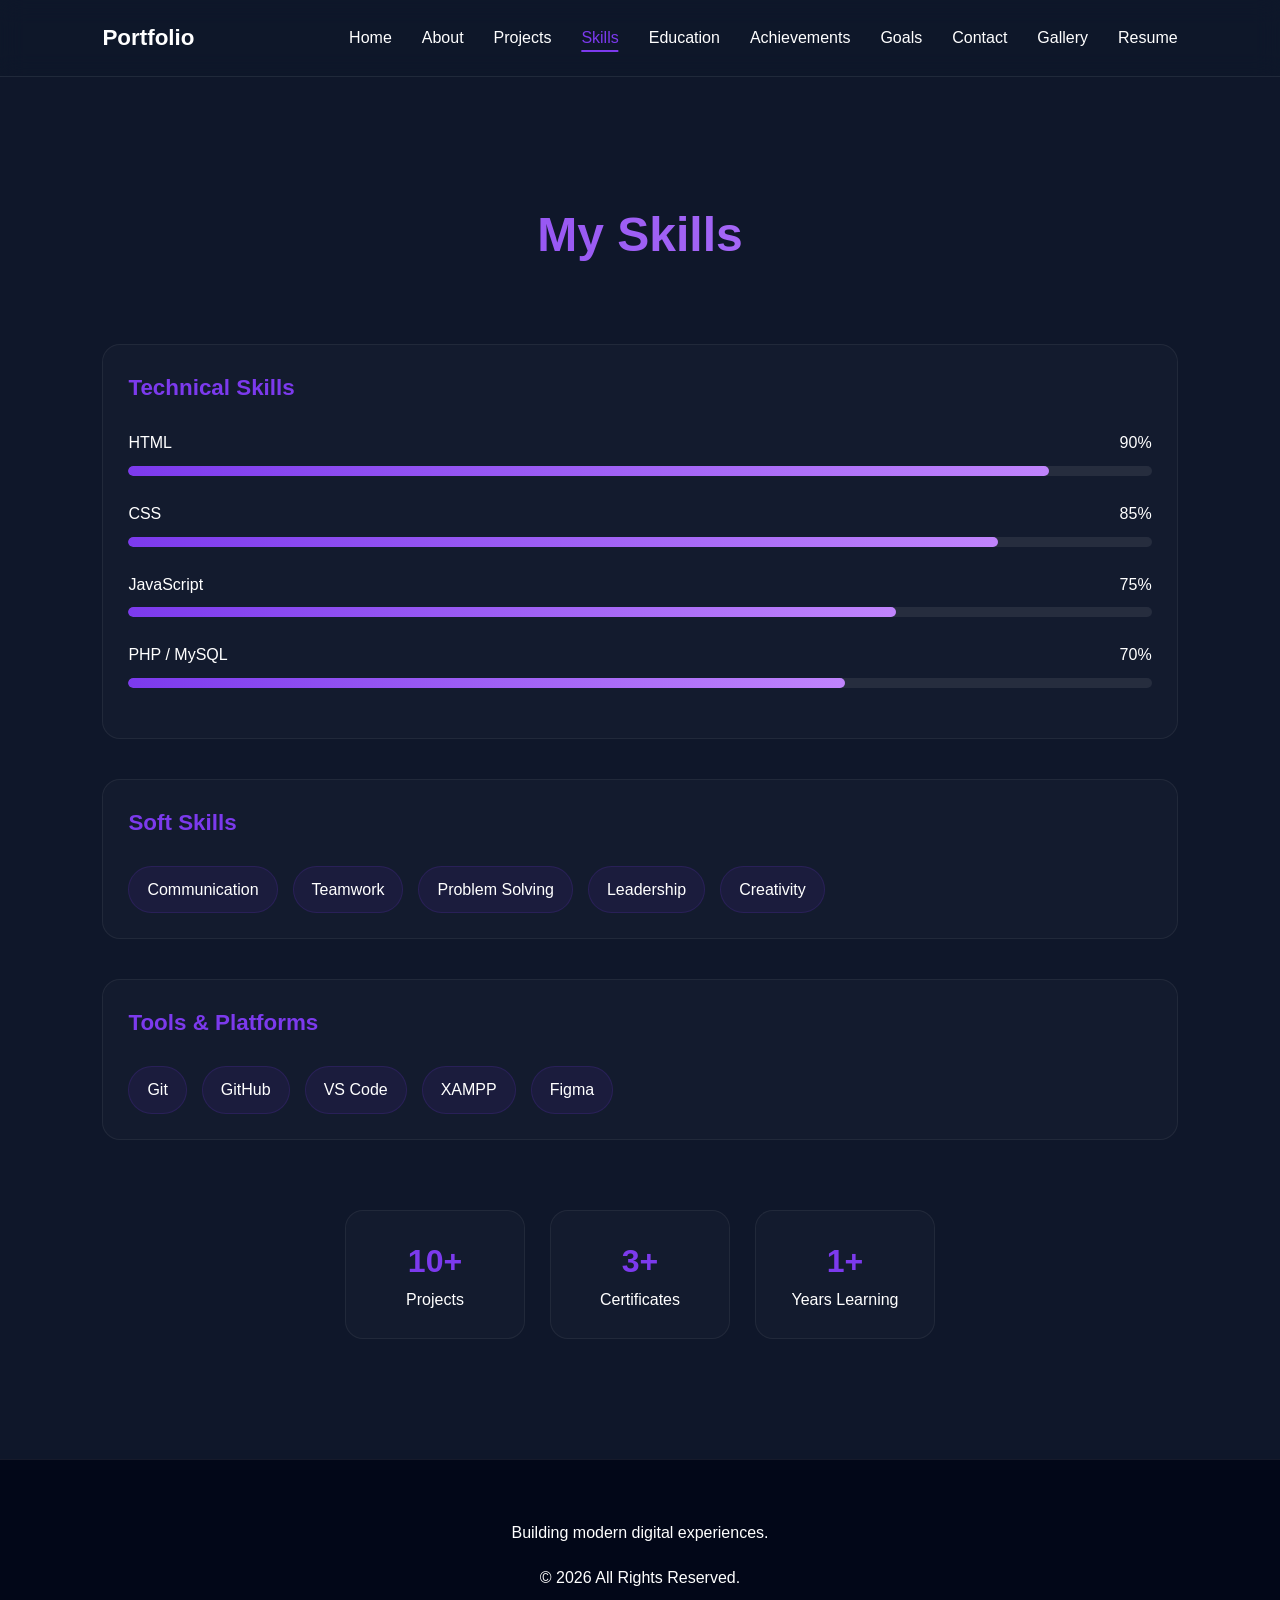
<file: skills.html>
<!DOCTYPE html>
<html lang="en">
<head>

    <meta charset="UTF-8">

    <meta name="viewport"
    content="width=device-width, initial-scale=1.0">

    <title>Skills | Portfolio</title>

    <link rel="stylesheet"
    href="css/skills.css">

    <link rel="stylesheet"
    href="css/footer.css">

    <link rel="stylesheet"
    href="css/navbar.css">

    <link rel="stylesheet"
    href="css/main.css">

    <link rel="stylesheet"
    href="https://cdnjs.cloudflare.com/ajax/libs/font-awesome/6.5.0/css/all.min.css">

</head>

<body>

    <nav class="navbar">
        <div class="nav-logo">
            <a href="index.html">
                Portfolio
            </a>
        </div>

        <ul class="nav-menu">
            <li><a href="index.html">Home</a></li>
            <li><a href="about.html">About</a></li>
            <li><a href="projects.html">Projects</a></li>
            <li><a href="skills.html" class="nav-link active">Skills</a></li>
            <li><a href="education.html">Education</a></li>
            <li><a href="achievements.html">Achievements</a></li>
            <li><a href="goals.html">Goals</a></li>
            <li><a href="contact.html">Contact</a></li>
            <li><a href="gallery.html">Gallery</a></li>
            <li><a href="resume.html">Resume</a></li>
        </ul>

        <div class="menu-toggle">
            <i class="fa-solid fa-bars"></i>
        </div>
    </nav>


    <!-- SKILLS -->
    <section class="skills">

        <!-- TITLE -->
        <h1 class="section-title">

            My Skills

        </h1>


        <!-- TECHNICAL -->
        <div class="skills-section">

            <h2>
                Technical Skills
            </h2>


            <div class="skill-bar">

                <div class="skill-info">

                    <span>HTML</span>

                    <span>90%</span>

                </div>

                <div class="bar">

                    <div class="fill html"></div>

                </div>

            </div>


            <div class="skill-bar">

                <div class="skill-info">

                    <span>CSS</span>

                    <span>85%</span>

                </div>

                <div class="bar">

                    <div class="fill css"></div>

                </div>

            </div>


            <div class="skill-bar">

                <div class="skill-info">

                    <span>JavaScript</span>

                    <span>75%</span>

                </div>

                <div class="bar">

                    <div class="fill js"></div>

                </div>

            </div>


            <div class="skill-bar">

                <div class="skill-info">

                    <span>PHP / MySQL</span>

                    <span>70%</span>

                </div>

                <div class="bar">

                    <div class="fill backend"></div>

                </div>

            </div>

        </div>


        <!-- SOFT SKILLS -->
        <div class="skills-section">

            <h2>
                Soft Skills
            </h2>

            <div class="tags">

                <span>Communication</span>

                <span>Teamwork</span>

                <span>Problem Solving</span>

                <span>Leadership</span>

                <span>Creativity</span>

            </div>

        </div>


        <!-- TOOLS -->
        <div class="skills-section">

            <h2>
                Tools & Platforms
            </h2>

            <div class="tags">

                <span>Git</span>

                <span>GitHub</span>

                <span>VS Code</span>

                <span>XAMPP</span>

                <span>Figma</span>

            </div>

        </div>


        <!-- STATS -->
        <div class="stats">

            <div class="stat-box">

                <h3>10+</h3>

                <p>Projects</p>

            </div>

            <div class="stat-box">

                <h3>3+</h3>

                <p>Certificates</p>

            </div>

            <div class="stat-box">

                <h3>1+</h3>

                <p>Years Learning</p>

            </div>

        </div>

    </section>


    <!-- FOOTER -->
    <footer class="footer">

        <div class="footer-content">

            <p>

                Building modern digital experiences.

            </p>

            <p>

                © 2026 All Rights Reserved.

            </p>

        </div>

    </footer>

    <script src="js/navbar.js"></script>
    <script src="js/skills.js"></script>
</body>
</html>
</file>
<file: css/index.css>
/* HERO */
.hero{
    min-height: 100vh;

    padding: 0 8%;

    display: flex;
    justify-content: space-between;
    align-items: center;

    gap: 50px;

    position: relative;
    overflow: hidden;
}

/* BACKGROUND GLOW */
.hero-bg{
    position: absolute;
    width: 600px;
    height: 600px;

    background: radial-gradient(circle, rgba(124,58,237,0.2), transparent 60%);
    top: -200px;
    right: -200px;

    filter: blur(40px);
    z-index: 0;
}

/* LEFT */
.hero-content{
    flex: 1;
    z-index: 1;
}

/* GREETING */
.hero-greeting{
    font-size: 1.1rem;
    color: var(--primary-color);
    margin-bottom: 15px;
}

/* NAME */
.hero-content h1{
    font-size: 4.5rem;
    line-height: 1.1;
    margin-bottom: 15px;
}

/* GRADIENT NAME */
.hero-content h1 span{
    background: linear-gradient(90deg,#7c3aed,#a855f7,#ec4899);
    background-clip: text;
    -webkit-background-clip: text;
    color: transparent;
}

/* TYPING */
.hero-content h2{
    font-size: 1.6rem;
    color: var(--gray-color);
    margin-bottom: 25px;
    min-height: 30px;
}

/* DESCRIPTION */
.hero-description{
    max-width: 550px;
    line-height: 1.8;
    margin-bottom: 35px;
    color: var(--gray-color);
}

/* BUTTONS */
.hero-buttons{
    display: flex;
    gap: 20px;
}

/* BUTTON BASE */
.btn{
    padding: 14px 30px;
    border-radius: 50px;
    font-weight: 600;
    transition: 0.3s ease;
    display: inline-flex;
    align-items: center;
    gap: 8px;
}

/* PRIMARY */
.primary-btn{
    background: linear-gradient(90deg,#7c3aed,#a855f7);
    color: white;
}

/* SECONDARY */
.secondary-btn{
    border: 2px solid var(--primary-color);
    color: white;
}

/* HOVER */
.btn:hover{
    transform: translateY(-5px);
    box-shadow: 0 10px 25px rgba(124,58,237,0.3);
}

/* IMAGE */
.hero-image{
    flex: 1;
    display: flex;
    justify-content: center;
    z-index: 1;
}

.hero-image img{
    width: 350px;
    border-radius: 30px;
    box-shadow: 0 0 40px rgba(124,58,237,0.25);
}

/* RESPONSIVE */
@media (max-width: 768px){

    .hero{
        flex-direction: column-reverse;
        text-align: center;
        padding: 120px 8% 60px;
    }

    .hero-content h1{
        font-size: 3rem;
    }

    .hero-image img{
        width: 280px;
    }

    .hero-buttons{
        justify-content: center;
        flex-wrap: wrap;
    }
}
</file>
<file: css/footer.css>
/* FOOTER */
.footer{
    width: 100%;
    padding: 60px 8%;

    background: rgba(2, 6, 23, 0.9);

    border-top: 1px solid rgba(255,255,255,0.08);
}

/* CONTENT WRAPPER */
.footer-content{
    display: flex;
    flex-direction: column;
    align-items: center;
    text-align: center;

    gap: 20px;
}

/* TITLE */
.footer-content h3{
    font-size: 1.5rem;
    font-weight: 700;
}

/* TEXT */
.footer-content p{
    color: var(--gray-text);
    max-width: 500px;
    line-height: 1.6;
}

/* LINKS */
.footer-links{
    display: flex;
    gap: 20px;
}

.footer-links a{
    color: var(--light-text);
    transition: 0.3s ease;
}

.footer-links a:hover{
    color: var(--primary-color);
}

/* SOCIAL ICONS (if you add later) */
.footer-social{
    display: flex;
    gap: 15px;
}

.footer-social i{
    font-size: 1.2rem;
    cursor: pointer;
    transition: 0.3s ease;
}

.footer-social i:hover{
    color: var(--primary-color);
    transform: translateY(-3px);
}

/* COPYRIGHT */
.copyright{
    font-size: 0.9rem;
    color: var(--gray-text);
}
</file>
<file: css/navbar.css>
/* NAVBAR */
.navbar{
    width: 100%;
    padding: 20px 8%;

    display: flex;
    justify-content: space-between;
    align-items: center;

    position: sticky;
    top: 0;

    background: rgba(15, 23, 42, 0.65);

    backdrop-filter: blur(12px);
    -webkit-backdrop-filter: blur(12px);

    border-bottom: 1px solid rgba(255,255,255,0.08);

    z-index: 1000;

    transition: 0.3s ease;
}


.nav-logo a{
    font-size: 1.4rem;
    font-weight: 700;
}


.nav-menu{
    display: flex;
    gap: 30px;
}


.nav-menu a{
    position: relative;

    font-size: 1rem;
    font-weight: 500;

    transition: 0.3s ease;
}


.nav-menu a:hover{
    color: var(--primary-color);
}

.nav-menu a::before{
    content: "";

    position: absolute;

    width: 0;
    height: 2px;

    left: 50%;
    bottom: -6px;

    background: var(--primary-color);

    transform: translateX(-50%);

    transition: 0.3s ease;
}


.nav-menu a:hover::before{
    width: 100%;
}

.navbar.scrolled{
    padding: 15px 8%;

    background: rgba(15, 23, 42, 0.85);

    box-shadow: 0 4px 20px rgba(0,0,0,0.25);
}

.nav-link.active{
    color: var(--primary-color);
}

.nav-link.active::before{
    width: 100%;
}

.menu-toggle{
    display: none;

    font-size: 1.8rem;

    cursor: pointer;
}


/* MOBILE */
@media (max-width: 768px){

    .navbar{

        display: contents;
        
        background: transparent;

        backdrop-filter: none;

        box-shadow: none;

        justify-content: flex-end;

        padding: 25px 5%;
        
        border: none;
    }

    /* HIDE LOGO */
    .nav-logo{
        display: none;
    }


    .menu-toggle{

        display: flex;

        justify-content: center;
        align-items: center;

        position: fixed;

        top: 20px;
        right: 20px;

        width: 50px;
        height: 50px;

        border-radius: 12px;

        background: rgba(255,255,255,0.05);

        border: 1px solid rgba(255,255,255,0.08);

        backdrop-filter: blur(10px);

        font-size: 1.5rem;

        cursor: pointer;

        z-index: 1001;

    }

    .nav-menu{

        position: fixed;

        top: 0;
        left: -100%;

        width: 200px;
        height: 100vh;

        background: rgba(15,23,42,0.75);

        backdrop-filter: blur(20px);

        border-right: 1px solid rgba(255,255,255,0.08);

        flex-direction: column;

        justify-content: center;
        align-items: center;

        gap: 35px;

        transition: 0.4s ease;

        z-index: 1000;
    }

    /* SHOW MENU */
    .nav-menu.active{
        left: 0;
    }

    /* LINKS */
    .nav-link{

        font-size: 1.1rem;

    }

}
</file>
<file: css/main.css>
/* Reset */
*{
    margin: 0;
    padding: 0;
    box-sizing: border-box;
}

/* Variables */
:root{
    --primary-color: #7c3aed;
    --secondary-color: #0f172a;
    --text-color: #ffffff;
    --gray-color: #94a3b8;

    --main-font: 'Poppins', sans-serif;
}

/* Body */
body{
    background: var(--secondary-color);
    color: var(--text-color);
    font-family: var(--main-font);
    overflow-x: hidden;
    line-height: 1.6;
}

/* Links */
a{
    text-decoration: none;
    color: inherit;
}

/* List */
ul{
    list-style: none;
}
</file>
<file: css/about.css>
.about{
    padding: 120px 8%;
}

/* TITLE */
.section-title{
    text-align: center;
    font-size: 3rem;
    margin-bottom: 70px;

    background: linear-gradient(90deg,#7c3aed,#c084fc,#7c3aed);
    background-size: 200% auto;

    -webkit-background-clip: text;
    -webkit-text-fill-color: transparent;

    animation: move 4s linear infinite;
}

@keyframes move{
    0%{background-position:0%}
    100%{background-position:200%}
}

/* INTRO */
.about-intro{
    display: flex;
    gap: 50px;
    align-items: center;
    margin-bottom: 80px;
}

.about-text{
    flex: 1;
}

.about-text h2{
    margin-bottom: 15px;
}

.about-text p{
    color: var(--gray-color);
    line-height: 1.8;
    margin-bottom: 15px;
}

/* IMAGE */
.about-image{
    flex: 1;
    display: flex;
    justify-content: center;
}

.about-image img{
    width: 250px;
    border-radius: 20px;
    box-shadow: 0 0 30px rgba(124,58,237,0.2);
}

/* TIMELINE */
.timeline{
    display: flex;
    flex-direction: column;
    gap: 30px;
}

.sub-title{
    font-size: 2rem;
    margin-bottom: 20px;
    color: var(--primary-color);
}

/* ITEM */
.timeline-item{
    display: flex;
    gap: 20px;
    align-items: flex-start;
}

/* DOT */
.dot{
    width: 12px;
    height: 12px;
    background: var(--primary-color);
    border-radius: 50%;
    margin-top: 8px;
    box-shadow: 0 0 10px rgba(124,58,237,0.5);
}

/* CONTENT */
.content h3{
    margin-bottom: 5px;
}

.content span{
    font-size: 0.8rem;
    color: #c084fc;
}

.content p{
    color: var(--gray-color);
    line-height: 1.6;
    margin-top: 8px;
}

/* RESPONSIVE */
@media (max-width: 768px){

    .about-intro{
        flex-direction: column;
        text-align: center;
    }

    .about-image img{
        width: 260px;
    }

}
</file>
<file: css/achievements.css>
.achievements{
    padding: 120px 8%;
}

/* TITLE */
.section-title{
    text-align: center;
    font-size: 3rem;
    margin-bottom: 10px;

    background: linear-gradient(90deg,#7c3aed,#c084fc,#7c3aed);
    background-size: 200% auto;

    -webkit-background-clip: text;
    -webkit-text-fill-color: transparent;

    animation: move 4s linear infinite;
}

@keyframes move{
    0%{background-position:0%}
    100%{background-position:200%}
}

.section-subtitle{
    text-align: center;
    color: var(--muted);
    margin-bottom: 60px;
}

/* GRID */
.achievements-container{
    display: grid;
    grid-template-columns: repeat(auto-fit, minmax(280px, 1fr));
    gap: 25px;
}

/* CARD (UPGRADED MODERN LOOK) */
.achieve-card{
    padding: 25px;
    border-radius: 18px;

    background: rgba(255,255,255,0.02);
    border: 1px solid rgba(255,255,255,0.06);

    transition: 0.35s ease;

    position: relative;
    overflow: hidden;
}

/* glow effect */
.achieve-card::before{
    content: "";
    position: absolute;

    width: 200px;
    height: 200px;

    background: var(--primary-color);
    filter: blur(100px);
    opacity: 0;
    transition: 0.4s ease;

    top: -50px;
    right: -50px;
}

.achieve-card:hover::before{
    opacity: 0.15;
}

.achieve-card:hover{
    transform: translateY(-6px);
    border-color: rgba(124,58,237,0.3);
    box-shadow: 0 15px 35px rgba(124,58,237,0.15);
}

/* ICON */
.icon{
    font-size: 2rem;
    color: var(--primary-color);
    margin-bottom: 12px;
}

/* TEXT */
.achieve-card h2{
    margin-bottom: 10px;
}

.achieve-card p{
    color: var(--muted);
    line-height: 1.6;
    margin-top: 10px;
}

/* BADGES (UPGRADED LOOK) */
.badge{
    display: inline-block;
    padding: 5px 12px;
    border-radius: 20px;
    font-size: 0.8rem;
    margin-bottom: 10px;
    color: white;
    letter-spacing: 0.5px;
}

/* COLORS */
.gold{
    background: linear-gradient(90deg,#fbbf24,#f59e0b);
}

.orange{
    background: linear-gradient(90deg,#f97316,#fb923c);
}

.purple{
    background: linear-gradient(90deg,#7c3aed,#a855f7);
}
</file>
<file: css/education.css>
.education{
    padding: 120px 8%;
}

/* TITLE */
.section-title{
    text-align: center;
    font-size: 3rem;
    margin-bottom: 10px;

    background: linear-gradient(90deg,#7c3aed,#c084fc,#7c3aed);
    background-size: 200% auto;

    -webkit-background-clip: text;
    -webkit-text-fill-color: transparent;

    animation: move 4s linear infinite;
}

@keyframes move{
    0%{background-position:0%}
    100%{background-position:200%}
}

.section-subtitle{
    text-align: center;
    color: var(--muted);
    margin-bottom: 60px;
}

/* TIMELINE STYLE (UPGRADED FEEL) */
.edu-container{
    display: flex;
    flex-direction: column;
    gap: 25px;

    position: relative;
}

/* vertical line */
.edu-container::before{
    content: "";
    position: absolute;

    left: 18px;
    top: 0;
    bottom: 0;

    width: 2px;
    background: rgba(124,58,237,0.25);
}

/* CARD */
.edu-card{
    display: flex;
    gap: 20px;
    align-items: flex-start;

    padding: 25px;
    border-radius: 15px;

    background: rgba(255,255,255,0.02);
    border: 1px solid rgba(255,255,255,0.06);

    transition: 0.3s ease;

    position: relative;
    margin-left: 40px;
}

.edu-card:hover{
    transform: translateY(-5px);
    border-color: rgba(124,58,237,0.4);
    box-shadow: 0 10px 25px rgba(124,58,237,0.12);
}

/* timeline dot */
.edu-card::before{
    content: "";
    position: absolute;

    left: -30px;
    top: 30px;

    width: 12px;
    height: 12px;

    border-radius: 50%;
    background: var(--primary-color);
    box-shadow: 0 0 15px rgba(124,58,237,0.5);
}

/* ICON */
.edu-icon{
    font-size: 2rem;
    color: var(--primary-color);
    min-width: 50px;
}

/* TEXT */
.edu-content h2{
    margin-bottom: 5px;
}

.edu-content h4{
    color: var(--muted);
    margin-bottom: 5px;
}

.edu-content p{
    color: var(--muted);
    line-height: 1.6;
    margin-top: 10px;
}

/* YEAR */
.year{
    display: inline-block;
    padding: 4px 10px;
    border-radius: 20px;
    background: rgba(124,58,237,0.15);
    color: #c084fc;
    font-size: 0.8rem;
}

/* BADGES */
.badge{
    display: inline-block;
    padding: 4px 10px;
    border-radius: 20px;
    background: #22c55e;
    color: white;
    font-size: 0.8rem;
}

.cert{
    background: #f59e0b;
}

/* RESPONSIVE */
@media (max-width: 768px){

    .edu-card{
        flex-direction: column;
        margin-left: 20px;
    }

    .edu-container::before{
        left: 8px;
    }

    .edu-card::before{
        left: -22px;
    }
}
</file>
<file: css/gallery.css>
.gallery{
    padding: 120px 8%;
}

/* TITLE */
.section-title{
    text-align: center;
    font-size: 3rem;
    margin-bottom: 70px;

    background: linear-gradient(90deg,#7c3aed,#c084fc,#7c3aed);
    background-size: 200% auto;

    -webkit-background-clip: text;
    -webkit-text-fill-color: transparent;

    animation: moveTitle 4s linear infinite;
}

@keyframes moveTitle{
    from{ background-position: 0%; }
    to{ background-position: 200%; }
}

/* GRID (IMPROVED LAYOUT) */
.gallery-container{
    display: grid;
    grid-template-columns: repeat(auto-fit, minmax(260px, 1fr));
    gap: 25px;
}

/* CARD */
.gallery-card{
    position: relative;
    height: 280px;

    border-radius: 20px;
    overflow: hidden;

    cursor: pointer;

    border: 1px solid rgba(255,255,255,0.06);

    transition: 0.4s ease;
}

/* IMAGE */
.gallery-card img,
.gallery-card video{
    width: 100%;
    height: 100%;
    object-fit: cover;

    transition: 0.5s ease;
}

/* HOVER EFFECT */
.gallery-card:hover{
    transform: translateY(-6px);
    border-color: rgba(124,58,237,0.3);
    box-shadow: 0 15px 35px rgba(124,58,237,0.15);
}

.gallery-card:hover img{
    transform: scale(1.1);
}

/* OVERLAY (IMPROVED DEPTH) */
.gallery-overlay{
    position: absolute;
    inset: 0;

    background: linear-gradient(
        to top,
        rgba(0,0,0,0.85),
        rgba(0,0,0,0.2),
        transparent
    );

    display: flex;
    flex-direction: column;
    justify-content: flex-end;

    padding: 25px;

    opacity: 0;
    transition: 0.4s ease;
}

.gallery-card:hover .gallery-overlay{
    opacity: 1;
}

.gallery-overlay h3{
    margin-bottom: 8px;
    color: #fff;
    transform: translateY(10px);
    transition: 0.4s ease;
}

.gallery-overlay p{
    color: rgba(255,255,255,0.85);
    line-height: 1.5;
    font-size: 0.9rem;

    transform: translateY(10px);
    transition: 0.4s ease;
}

.gallery-card:hover .gallery-overlay h3,
.gallery-card:hover .gallery-overlay p{
    transform: translateY(0);
}

/* RESPONSIVE */
@media (max-width: 768px){

    .section-title{
        font-size: 2.3rem;
    }

    .gallery-card{
        height: 240px;
    }
}
</file>
<file: css/goals.css>
.goals{
    padding: 120px 8%;
}

/* TITLE */
.section-title{
    text-align: center;
    font-size: 3rem;
    margin-bottom: 10px;

    background: linear-gradient(90deg,#7c3aed,#c084fc,#7c3aed);
    background-size: 200% auto;

    -webkit-background-clip: text;
    -webkit-text-fill-color: transparent;

    animation: move 4s linear infinite;
}

@keyframes move{
    0%{background-position:0%}
    100%{background-position:200%}
}

.subtitle{
    text-align: center;
    color: var(--gray-color);
    margin-bottom: 60px;
}

/* TIMELINE */
.timeline{
    display: flex;
    flex-direction: column;
    gap: 40px;
}

/* ITEM */
.goal-item{
    display: flex;
    gap: 20px;
    align-items: flex-start;
}

/* DOT */
.dot{
    width: 14px;
    height: 14px;
    border-radius: 50%;
    background: var(--primary-color);
    box-shadow: 0 0 10px rgba(124,58,237,0.5);
    margin-top: 6px;
}

/* CONTENT */
.content{
    padding: 20px;
    border-radius: 15px;

    background: rgba(255,255,255,0.02);
    border: 1px solid rgba(255,255,255,0.08);

    width: 100%;
    transition: 0.3s ease;
}

.content:hover{
    transform: translateX(5px);
    border-color: rgba(124,58,237,0.3);
}

.content h2{
    color: var(--primary-color);
    margin-bottom: 10px;
}

.content ul{
    padding-left: 20px;
}

.content li{
    color: var(--gray-color);
    line-height: 1.8;
    margin-bottom: 5px;
}

/* RESPONSIVE */
@media (max-width: 768px){

    .goal-item{
        flex-direction: column;
    }

}
</file>
<file: css/projects.css>
.projects{
    padding: 120px 8%;
}

/* TITLE */
.section-title{
    text-align: center;
    font-size: 3rem;
    margin-bottom: 70px;

    background: linear-gradient(90deg,#7c3aed,#c084fc,#7c3aed);
    background-size: 200% auto;

    -webkit-background-clip: text;
    -webkit-text-fill-color: transparent;

    animation: move 4s linear infinite;
}

@keyframes move{
    0%{background-position:0%}
    100%{background-position:200%}
}

/* FEATURED */
.featured-project{
    display: flex;
    gap: 40px;
    align-items: center;

    padding: 30px;
    border-radius: 20px;

    background: rgba(255,255,255,0.03);
    border: 1px solid rgba(255,255,255,0.08);

    margin-bottom: 60px;

    transition: 0.3s ease;
}

.featured-project:hover{
    transform: translateY(-5px);
    border-color: rgba(124,58,237,0.3);
}

.project-image img{
    width: 100%;
    max-width: 450px;
    border-radius: 15px;
}

/* CONTENT */
.featured-content h2{
    margin-bottom: 10px;
}

.featured-content p{
    color: var(--gray-color);
    line-height: 1.6;
    margin-bottom: 15px;
}

/* TAGS */
.tags{
    display: flex;
    gap: 10px;
    flex-wrap: wrap;
    margin-bottom: 20px;
}

.tags span{
    padding: 6px 12px;
    border-radius: 20px;
    background: rgba(124,58,237,0.1);
    color: #c084fc;
}

/* BUTTONS */
.buttons{
    display: flex;
    gap: 15px;
}

.btn{
    padding: 12px 18px;
    border-radius: 12px;
    font-weight: 600;
    display: inline-flex;
    align-items: center;
    gap: 8px;
    transition: 0.3s ease;
    text-decoration: none;
}

.primary{
    background: linear-gradient(90deg,#7c3aed,#a855f7);
    color: white;
}

.secondary{
    border: 1px solid var(--primary-color);
    color: white;
}

.btn:hover{
    transform: translateY(-4px);
    box-shadow: 0 10px 20px rgba(124,58,237,0.25);
}

/* LIST */
.project-list{
    display: flex;
    flex-direction: column;
    gap: 15px;
}

.project-item{
    display: flex;
    justify-content: space-between;
    align-items: center;

    padding: 20px;
    border-radius: 15px;

    background: rgba(255,255,255,0.02);
    border: 1px solid rgba(255,255,255,0.08);

    transition: 0.3s ease;
}

.project-item:hover{
    transform: translateX(5px);
    border-color: rgba(124,58,237,0.3);
}

.project-item h3{
    margin-bottom: 5px;
}

.project-item p{
    color: var(--gray-color);
    font-size: 0.9rem;
}

/* SMALL BUTTON */
.small-btn{
    padding: 8px 14px;
    border-radius: 10px;
    background: var(--primary-color);
    color: white;
    font-size: 0.8rem;
}

/* STATUS */
.status{
    padding: 5px 12px;
    border-radius: 20px;
    background: gray;
    font-size: 0.8rem;
}

.desktop{
    background: #7c3aed;
}

/* COMING */
.coming{
    opacity: 0.7;
}

/* RESPONSIVE */
@media (max-width: 768px){

    .featured-project{
        flex-direction: column;
        text-align: center;
    }

    .buttons{
        justify-content: center;
        flex-wrap: wrap;
    }

}
</file>
<file: css/resume.css>
.resume{
    padding: 120px 8%;
}

/* HEADER */
.resume-header{
    text-align: center;
    margin-bottom: 60px;
}

.resume-header h1{
    font-size: 3rem;
    margin-bottom: 10px;

    background: linear-gradient(90deg,#7c3aed,#c084fc,#7c3aed);
    background-size: 200% auto;

    -webkit-background-clip: text;
    -webkit-text-fill-color: transparent;

    animation: move 4s linear infinite;
}

@keyframes move{
    0%{background-position:0%}
    100%{background-position:200%}
}

.resume-header p{
    color: var(--gray-color);
    margin-bottom: 20px;
}

/* DOWNLOAD BUTTON */
.download-btn{
    display: inline-flex;
    align-items: center;
    gap: 8px;

    padding: 12px 20px;
    border-radius: 12px;

    background: linear-gradient(90deg,#7c3aed,#a855f7);
    color: white;

    transition: 0.3s ease;
}

.download-btn:hover{
    transform: translateY(-4px);
    box-shadow: 0 10px 20px rgba(124,58,237,0.3);
}

/* CONTAINER */
.resume-container{
    display: flex;
    gap: 40px;
}

/* LEFT / RIGHT */
.resume-left,
.resume-right{
    flex: 1;
}

/* BLOCK */
.block{
    margin-bottom: 30px;

    padding: 20px;
    border-radius: 15px;

    background: rgba(255,255,255,0.02);
    border: 1px solid rgba(255,255,255,0.08);
}

.block h2{
    margin-bottom: 10px;
    color: var(--primary-color);
}

.block p{
    color: var(--gray-color);
    line-height: 1.6;
}

/* TAGS */
.tags{
    display: flex;
    flex-wrap: wrap;
    gap: 10px;
}

.tags span{
    padding: 6px 12px;
    border-radius: 20px;

    background: rgba(124,58,237,0.1);
    color: #c084fc;
}

/* RESPONSIVE */
@media (max-width: 768px){

    .resume-container{
        flex-direction: column;
    }

}
</file>
<file: css/skills.css>
.skills{
    padding: 120px 8%;
}

/* TITLE */
.section-title{
    text-align: center;
    font-size: 3rem;
    margin-bottom: 70px;

    background: linear-gradient(90deg,#7c3aed,#c084fc,#7c3aed);
    background-size: 200% auto;

    -webkit-background-clip: text;
    -webkit-text-fill-color: transparent;

    animation: moveTitle 4s linear infinite;
}

@keyframes moveTitle{
    from{background-position: 0%;}
    to{background-position: 200%;}
}

/* SECTION CARD STYLE (UPGRADED) */
.skills-section{
    margin-bottom: 40px;

    padding: 25px;

    border-radius: 18px;

    background: rgba(255,255,255,0.02);
    border: 1px solid rgba(255,255,255,0.06);

    transition: 0.3s ease;
}

.skills-section:hover{
    transform: translateY(-5px);
    border-color: rgba(124,58,237,0.3);
}

/* SECTION TITLE */
.skills-section h2{
    margin-bottom: 25px;
    color: var(--primary-color);
    font-size: 1.4rem;
}

/* SKILL BAR */
.skill-bar{
    margin-bottom: 25px;
}

.skill-info{
    display: flex;
    justify-content: space-between;
    margin-bottom: 10px;
}

.bar{
    width: 100%;
    height: 10px;
    border-radius: 20px;
    background: rgba(255,255,255,0.08);
    overflow: hidden;
}

/* ANIMATED FILL */
.fill{
    width: 0;
    height: 100%;
    border-radius: 20px;
    background: linear-gradient(to right,#7c3aed,#c084fc);
    transition: width 1.5s ease-in-out;
}

.fill.animate.html{ width: 90%; }
.fill.animate.css{ width: 85%; }
.fill.animate.js{ width: 75%; }
.fill.animate.backend{ width: 70%; }

/* TAGS */
.tags{
    display: flex;
    flex-wrap: wrap;
    gap: 15px;
}

.tags span{
    padding: 10px 18px;
    border-radius: 30px;

    background: rgba(124,58,237,0.08);
    border: 1px solid rgba(124,58,237,0.15);

    transition: 0.3s ease;
}

.tags span:hover{
    transform: translateY(-4px);
    border-color: rgba(124,58,237,0.3);
}

/* STATS */
.stats{
    display: flex;
    justify-content: center;
    gap: 25px;
    margin-top: 70px;
    flex-wrap: wrap;
}

.stat-box{
    width: 180px;
    text-align: center;
    padding: 25px;

    border-radius: 18px;

    background: rgba(255,255,255,0.02);
    border: 1px solid rgba(255,255,255,0.06);

    transition: 0.3s ease;
}

.stat-box:hover{
    transform: translateY(-6px) scale(1.03);
    border-color: rgba(124,58,237,0.3);
    box-shadow: 0 10px 30px rgba(124,58,237,0.15);
}

.stat-box h3{
    color: var(--primary-color);
    font-size: 2rem;
}

/* RESPONSIVE */
@media (max-width: 768px){

    .section-title{
        font-size: 2.3rem;
    }

    .stats{
        flex-direction: column;
        align-items: center;
    }
}
</file>
